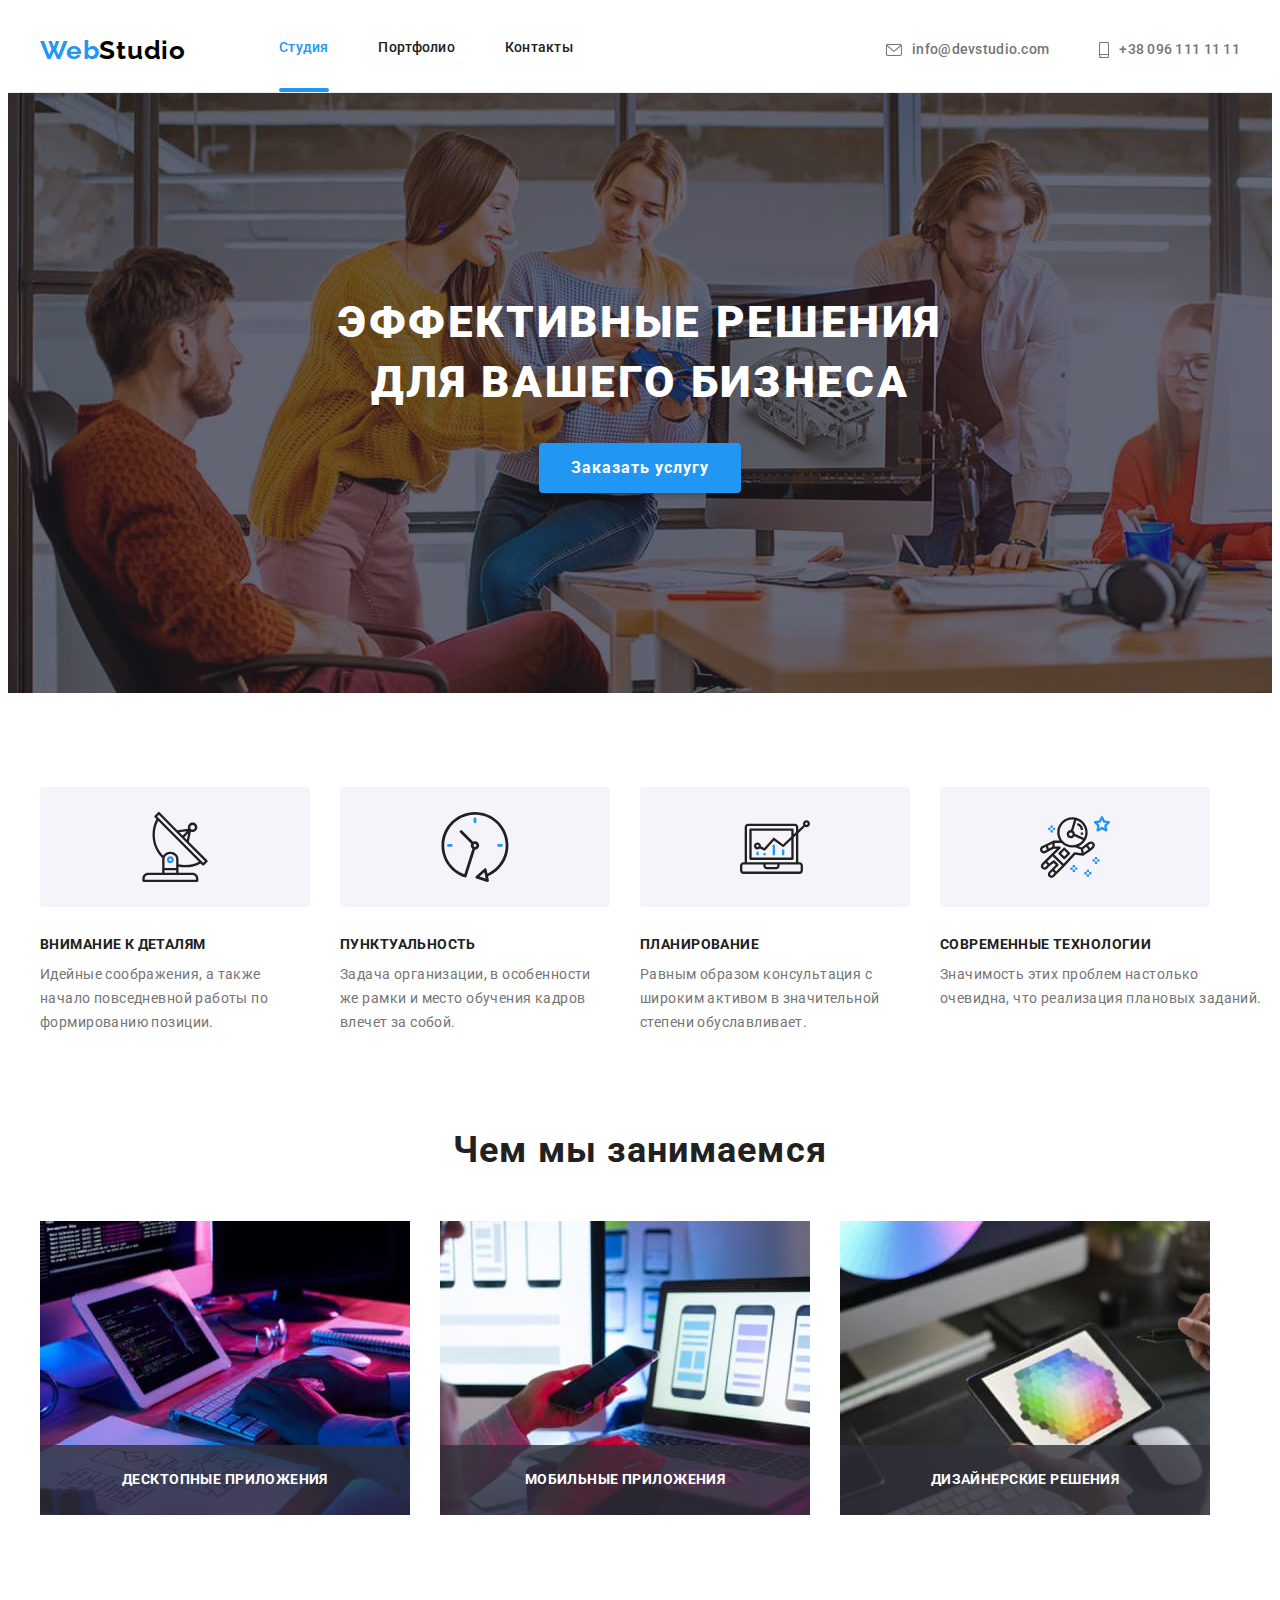
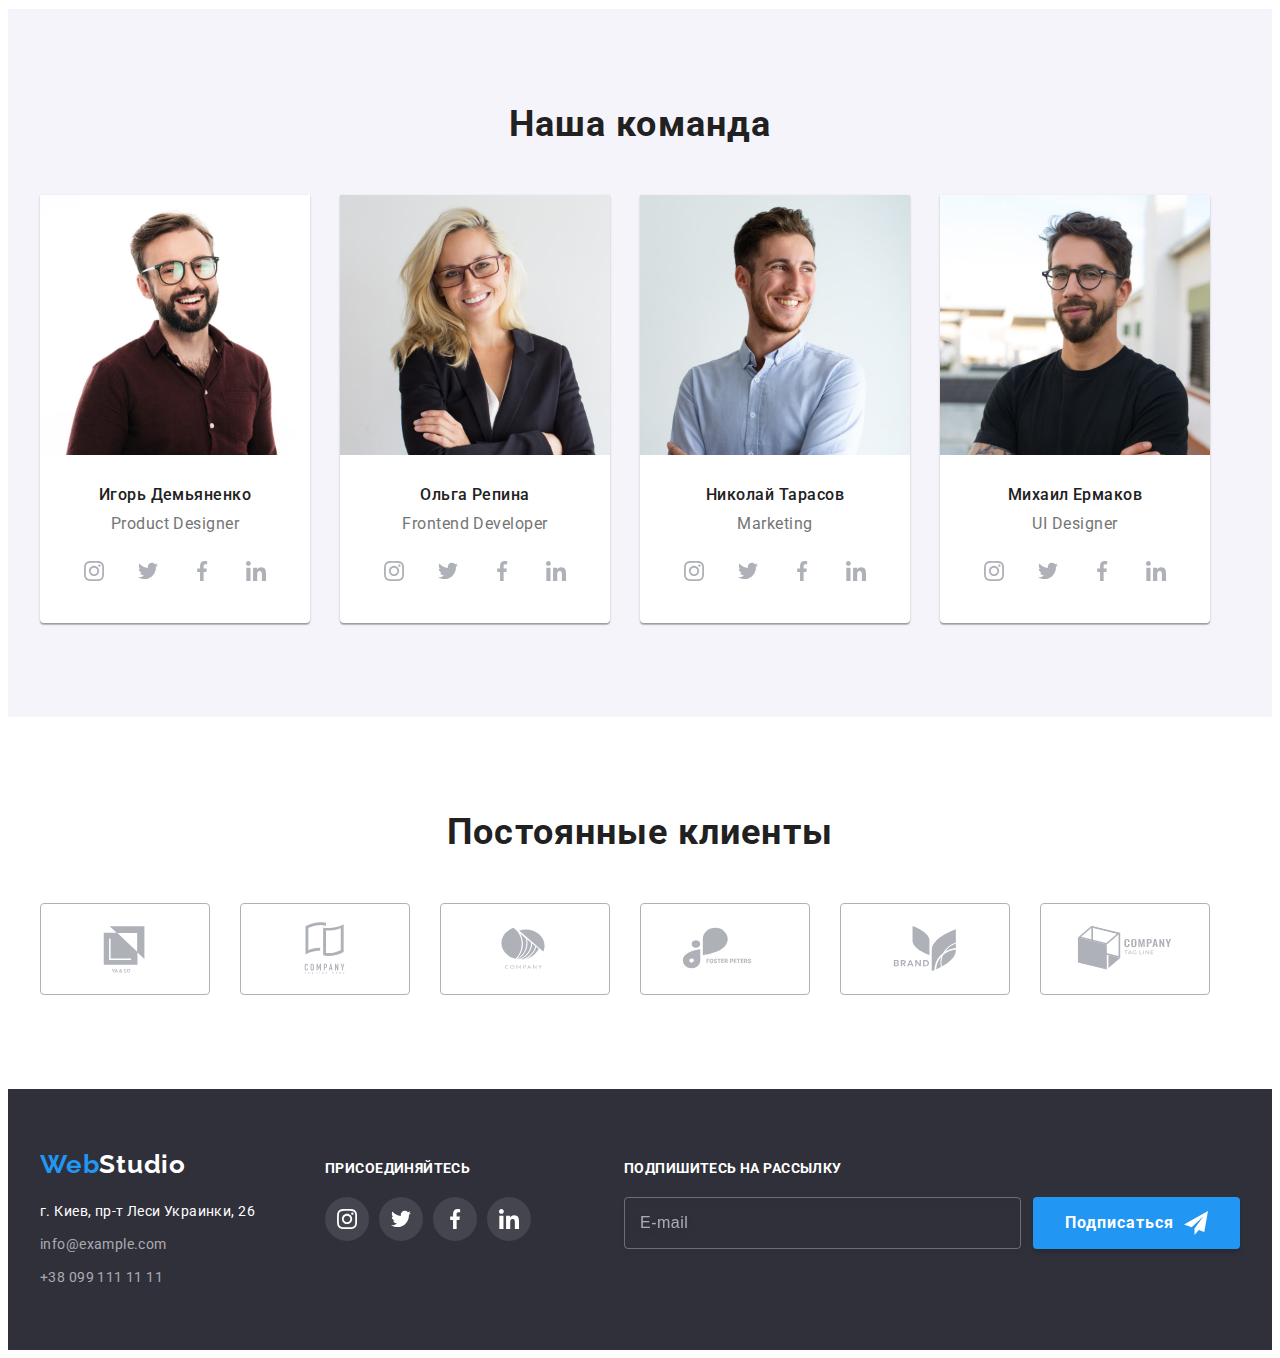
<file: index.html>
<!DOCTYPE html>
<html lang="ru">
  <head>
    <meta charset="UTF-8" />
    <meta http-equiv="X-UA-Compatible" content="IE=edge" />
    <meta name="viewport" content="width=device-width, initial-scale=1.0" />
    <title>WebStudio</title>
    <link rel="preconnect" href="https://fonts.gstatic.com" />
    <link
      href="https://fonts.googleapis.com/css2?family=Raleway:wght@700&family=Roboto:wght@400;500;700;900&display=swap"
      rel="stylesheet"
    />
    <link
      rel="stylesheet"
      href="https://cdnjs.cloudflare.com/ajax/libs/modern-normalize/1.1.0/modern-normalize.min.css"
      integrity="sha512-wpPYUAdjBVSE4KJnH1VR1HeZfpl1ub8YT/NKx4PuQ5NmX2tKuGu6U/JRp5y+Y8XG2tV+wKQpNHVUX03MfMFn9Q=="
      crossorigin="anonymous"
      referrerpolicy="no-referrer"
    />
    <link rel="stylesheet" href="./css/main.min.css" />
  </head>

  <body>
    <!-- шапка -->
    <header class="header">
      <div class="container">
        <nav class="navigation">
          <a href="./index.html" class="logo link">
            <span class="logo__start">Web</span>Studio
          </a>

          <ul class="menu list">
            <li class="menu__item menu__item--current">
              <a href="./index.html" class="menu__link menu__link--current link"
                >Студия</a
              >
            </li>
            <li class="menu__item">
              <a href="./portfolio.html" class="menu__link link"
                >Портфолио</a
              >
            </li>
            <li class="menu__item">
              <a href="" class="menu__link link">Контакты</a>
            </li>
          </ul>
        </nav>
        <ul class="contacts list">
          <li class="contacts__item">
            <a href="mailto:info@devstudio.com" class="contacts__link link">
              <svg class="contacts__icon contacts__icon--mail">
                <use href="./images/icons.svg#icon-envelope"></use>
              </svg>
              info@devstudio.com</a
            >
          </li>
          <li class="contacts__item">
            <a href="tel:+380961111111" class="contacts__link link">
              <svg class="contacts__icon contacts__icon--tel">
                <use href="./images/icons.svg#icon-smartphone"></use>
              </svg>
              +38 096 111 11 11</a
            >
          </li>
        </ul>
      </div>
    </header>
    <!-- Main -->
    <main class="main-index">
      <!-- герой -->
      <div class="hero--overlay">
        <section class="hero">
          <h1 class="hero__title">
            Эффективные решения <br />
            для вашего бизнеса
          </h1>
          <button type="button" class="button" data-modal-open>
            Заказать услугу
          </button>
        </section>
      </div>
      <!-- Наши преимущества -->
      <section class="advantages section">
        <div class="container">
          <h2 class="advantages__title visually-hidden">Наши преимущества</h2>
          <ul class="advantages__list list">
            <li class="advantages__item">
              <div class="advantages__image">
                <svg class="advantages__icon">
                  <use href="./images/icons.svg#icon-antenna"></use>
                </svg>
              </div>
              <h3 class="advantages__caption">Внимание к деталям</h3>
              <p class="advantages__text">
                Идейные соображения, а также начало повседневной работы по
                формированию позиции.
              </p>
            </li>
            <li class="advantages__item">
              <div class="advantages__image">
                <svg class="advantages__icon">
                  <use href="./images/icons.svg#icon-clock"></use>
                </svg>
              </div>
              <h3 class="advantages__caption">Пунктуальность</h3>
              <p class="advantages__text">
                Задача организации, в особенности же рамки и место обучения
                кадров влечет за собой.
              </p>
            </li>
            <li class="advantages__item">
              <div class="advantages__image">
                <svg class="advantages__icon">
                  <use href="./images/icons.svg#icon-diagram"></use>
                </svg>
              </div>
              <h3 class="advantages__caption">Планирование</h3>
              <p class="advantages__text">
                Равным образом консультация с широким активом в значительной
                степени обуславливает.
              </p>
            </li>
            <li class="advantages-list-item">
              <div class="advantages__image">
                <svg class="advantages__icon">
                  <use href="./images/icons.svg#icon-astronaut"></use>
                </svg>
              </div>
              <h3 class="advantages__caption">
                Современные технологии
              </h3>
              <p class="advantages__text">
                Значимость этих проблем настолько очевидна, что реализация
                плановых заданий.
              </p>
            </li>
          </ul>
        </div>
      </section>
      <!-- чем мы занимаемся -->
      <section class="business section">
        <div class="container">
          <h2 class="business__title">Чем мы занимаемся</h2>
          <ul class="business__list list">
            <li class="business__item">
              <img
                src="./images/box-1.jpg"
                alt="сайты для ПК"
                width="370"
                height="294"
              />
              <p class="business__text">Десктопные приложения</p>
            </li>
            <li class="business__item">
              <img
                src="./images/box-2.jpg"
                alt="сайты для телефонов"
                width="370"
                height="294"
              />
              <p class="business__text">Мобильные приложения</p>
            </li>
            <li class="business__item">
              <img
                src="./images/box-3.jpg"
                alt="сайты для планшетов"
                width="370"
                height="294"
              />
              <p class="business__text">Дизайнерские решения</p>
            </li>
          </ul>
        </div>
      </section>
      <!-- наша команда -->
      <section class="team section">
        <div class="container">
          <h2 class="team__title">Наша команда</h2>
          <ul class="team__list list">
            <li class="team__item">
              <img
                src="./images/igor-d.jpg"
                alt="Игорь Демьяненко"
                width="270"
                height="260"
              />
              <div class="team__block">
                <h3 class="team__caption">Игорь Демьяненко</h3>
                <p class="team__text">Product Designer</p>
                <ul class="network__list list">
                  <li class="network__item">
                    <a class="network__link social-link" href="">
                      <svg class="social-icon">
                        <use href="./images/icons.svg#icon-instagram"></use>
                      </svg>
                    </a>
                  </li>
                  <li class="network__item">
                    <a class="network__link social-link" href="">
                      <svg class="social-icon">
                        <use href="./images/icons.svg#icon-twitter"></use>
                      </svg>
                    </a>
                  </li>
                  <li class="network__item">
                    <a class="network__link social-link" href="">
                      <svg class="social-icon">
                        <use href="./images/icons.svg#icon-facebook"></use>
                      </svg>
                    </a>
                  </li>
                  <li class="network__item">
                    <a class="network__link social-link" href="">
                      <svg class="social-icon">
                        <use href="./images/icons.svg#icon-linkedin"></use>
                      </svg>
                    </a>
                  </li>
                </ul>
              </div>
            </li>
            <li class="team__item">
              <img
                src="./images/olha-r.jpg"
                alt="Ольга Репина"
                width="270"
                height="260"
              />
              <div class="team__block">
                <h3 class="team__caption">Ольга Репина</h3>
                <p class="team__text">Frontend Developer</p>
                <ul class="network__list list">
                  <li class="network__item">
                    <a class="network__link social-link" href="">
                      <svg class="social-icon">
                        <use href="./images/icons.svg#icon-instagram"></use>
                      </svg>
                    </a>
                  </li>
                  <li class="network__item">
                    <a class="network__link social-link" href="">
                      <svg class="social-icon">
                        <use href="./images/icons.svg#icon-twitter"></use>
                      </svg>
                    </a>
                  </li>
                  <li class="network__item">
                    <a class="network__link social-link" href="">
                      <svg class="social-icon">
                        <use href="./images/icons.svg#icon-facebook"></use>
                      </svg>
                    </a>
                  </li>
                  <li class="network__item">
                    <a class="network__link social-link" href="">
                      <svg class="social-icon">
                        <use href="./images/icons.svg#icon-linkedin"></use>
                      </svg>
                    </a>
                  </li>
                </ul>
              </div>
            </li>
            <li class="team__item">
              <img
                src="./images/nikolay-t.jpg"
                alt="Николай Тарасов"
                width="270"
                height="260"
              />
              <div class="team__block">
                <h3 class="team__caption">Николай Тарасов</h3>
                <p class="team__text">Marketing</p>
                <ul class="network__list list">
                  <li class="network__item">
                    <a class="network__link social-link" href="">
                      <svg class="social-icon">
                        <use href="./images/icons.svg#icon-instagram"></use>
                      </svg>
                    </a>
                  </li>
                  <li class="network__item">
                    <a class="network__link social-link" href="">
                      <svg class="social-icon">
                        <use href="./images/icons.svg#icon-twitter"></use>
                      </svg>
                    </a>
                  </li>
                  <li class="network__item">
                    <a class="network__link social-link" href="">
                      <svg class="social-icon">
                        <use href="./images/icons.svg#icon-facebook"></use>
                      </svg>
                    </a>
                  </li>
                  <li class="network__item">
                    <a class="network__link social-link" href="">
                      <svg class="social-icon">
                        <use href="./images/icons.svg#icon-linkedin"></use>
                      </svg>
                    </a>
                  </li>
                </ul>
              </div>
            </li>
            <li class="team__item">
              <img
                src="./images/mikhail-e.jpg"
                alt="Игорь Демьяненко"
                width="270"
                height="260"
              />
              <div class="team__block">
                <h3 class="team__caption">Михаил Ермаков</h3>
                <p class="team__text">UI Designer</p>
                <ul class="network__list list">
                  <li class="network__item">
                    <a class="network__link social-link" href="">
                      <svg class="social-icon">
                        <use href="./images/icons.svg#icon-instagram"></use>
                      </svg>
                    </a>
                  </li>
                  <li class="network__item">
                    <a class="network__link social-link" href="">
                      <svg class="social-icon">
                        <use href="./images/icons.svg#icon-twitter"></use>
                      </svg>
                    </a>
                  </li>
                  <li class="network__item">
                    <a class="network__link social-link" href="">
                      <svg class="social-icon">
                        <use href="./images/icons.svg#icon-facebook"></use>
                      </svg>
                    </a>
                  </li>
                  <li class="network__item">
                    <a class="network__link social-link" href="">
                      <svg class="social-icon">
                        <use href="./images/icons.svg#icon-linkedin"></use>
                      </svg>
                    </a>
                  </li>
                </ul>
              </div>
            </li>
          </ul>
        </div>
      </section>
      <!-- постоянные клиенты -->
      <section class="clients section">
        <div class="container">
          <h2 class="clients__title">Постоянные клиенты</h2>
          <ul class="clients__list list">
            <li class="clients__item">
              <a class="clients__link" href="">
                <svg class="clients__icon">
                  <use href="./images/icons.svg#icon-client1"></use>
                </svg>
              </a>
            </li>
            <li class="clients__item">
              <a class="clients__link" href="">
                <svg class="clients__icon">
                  <use href="./images/icons.svg#icon-client2"></use>
                </svg>
              </a>
            </li>
            <li class="clients__item">
              <a class="clients__link" href="">
                <svg class="clients__icon">
                  <use href="./images/icons.svg#icon-client3"></use>
                </svg>
              </a>
            </li>
            <li class="clients__item">
              <a class="clients__link" href="">
                <svg class="clients__icon">
                  <use href="./images/icons.svg#icon-client4"></use>
                </svg>
              </a>
            </li>
            <li class="clients__item">
              <a class="clients__link" href="">
                <svg class="clients__icon">
                  <use href="./images/icons.svg#icon-client5"></use>
                </svg>
              </a>
            </li>
            <li class="clients__item">
              <a class="clients__link" href="">
                <svg class="clients__icon">
                  <use href="./images/icons.svg#icon-client6"></use>
                </svg>
              </a>
            </li>
          </ul>
        </div>
      </section>
    </main>
    <!-- Футер -->
    <footer class="footer">
      <div class="container footer__section">
        <div class="address__column">
          <a href="/index.html" class="logo--dark address__logo link">
            <span class="logo__start">Web</span>Studio
          </a>
          <address class="address">
            <ul class="address__list list">
              <li class="address__item">
                <a
                  href="https://goo.gl/maps/YyJ7v4X7RphrhaucA"
                  target="_blank"
                  class="address__link address__link--map link"
                  >г. Киев, пр-т Леси Украинки, 26</a
                >
              </li>
              <li class="address__item">
                <a
                  href="mailto:info@example.com"
                  class="address__link link"
                  >info@example.com</a
                >
              </li>
              <li class="address__item">
                <a href="tel:+380991111111" class="address__link link"
                  >+38 099 111 11 11</a
                >
              </li>
            </ul>
          </address>
        </div>
        <div class="follow__column">
          <strong class="footer__caption">присоединяйтесь </strong>
          <ul class="follow__list list">
            <li class="follow__item">
              <a href="" class="follow__social-link social-link">
                <svg class="social-icon">
                  <use href="./images/icons.svg#icon-instagram"></use>
                </svg>
              </a>
            </li>
            <li class="follow__item">
              <a href="" class="follow__social-link social-link">
                <svg class="social-icon">
                  <use href="./images/icons.svg#icon-twitter"></use>
                </svg>
              </a>
            </li>
            <li class="follow__item">
              <a href="" class="follow__social-link social-link">
                <svg class="social-icon">
                  <use href="./images/icons.svg#icon-facebook"></use>
                </svg>
              </a>
            </li>
            <li class="follow__item">
              <a href="" class="follow__social-link social-link">
                <svg class="social-icon">
                  <use href="./images/icons.svg#icon-linkedin"></use>
                </svg>
              </a>
            </li>
          </ul>
        </div>

        <form class="form__column">
          <strong class="footer__caption">Подпишитесь на рассылку </strong>
          <div class="subscribe__wrap">
            <input
              type="email"
              name="footer-email"
              placeholder="E-mail"
              required
              minlength="2"
            />
            <button type="submit" class="subscribe__btn button">
              Подписаться
              <svg class="subscribe__image">
                <use href="./images/icons.svg#icon-send"></use>
              </svg>
            </button>
          </div>
        </form>
      </div>
    </footer>
    <!-- модалка -->
    <div class="backdrop is-hidden" data-modal>
      <div class="modal">
        <button type="button" class="btn-close" data-modal-close>
          <svg class="btn-close-img">
            <use href="./images/icons.svg#icon-close"></use>
          </svg>
        </button>
        <form class="modal__form">
          <strong class="modal__caption"
            >Оставьте свои данные, мы вам перезвоним
          </strong>
          <div class="modal__wrap">
            <label for="name">Имя</label>
            <div class="modal__input-container">
              <input
                name="modal-name"
                type="text"
                id="name"
                required
                minlength="2"
                placeholder=" "
              />
              <svg class="modal__img">
                <use href="./images/icons.svg#icon-modal-person"></use>
              </svg>
            </div>
          </div>
          <div class="modal__wrap">
            <label for="phone">Телефон</label>
            <div class="modal__input-container">
              <input
                name="modal-tel"
                type="tel"
                id="phone"
                required
                minlength="2"
                placeholder=" "
              />
              <svg class="modal__img">
                <use href="./images/icons.svg#icon-modal-tel"></use>
              </svg>
            </div>
          </div>
          <div class="modal__wrap">
            <label for="modal-email">Почта</label>
            <div class="modal__input-container">
              <input
                name="modal-mail"
                type="email"
                id="modal-email"
                required
                minlength="2"
                placeholder=" "
              />
              <svg class="modal__img">
                <use href="./images/icons.svg#icon-modal-email"></use>
              </svg>
            </div>
          </div>
          <div class="modal__wrap-comment modal__wrap">
            <label for="comment">Комментарий</label>
            <textarea
              name="modal-comment"
              name=""
              id="comment"
              placeholder="Введите текст"
            ></textarea>
          </div>
          <div class="check">
            <input
              class="visually-hidden"
              name="modal-agreement"
              type="checkbox"
              id="modal-check"
              value="agree"
              required
            />
            <label class="check__label" for="modal-check"
              >Соглашаюсь с рассылкой и принимаю&nbsp;
              <a class="check__link" href="">Условия договора</a>
            </label>
          </div>
          <button type="submit" class="modal__btn button">Отправить</button>
        </form>
      </div>
    </div>

    <script src="./js/modal.js"></script>
  </body>
</html>
</file>
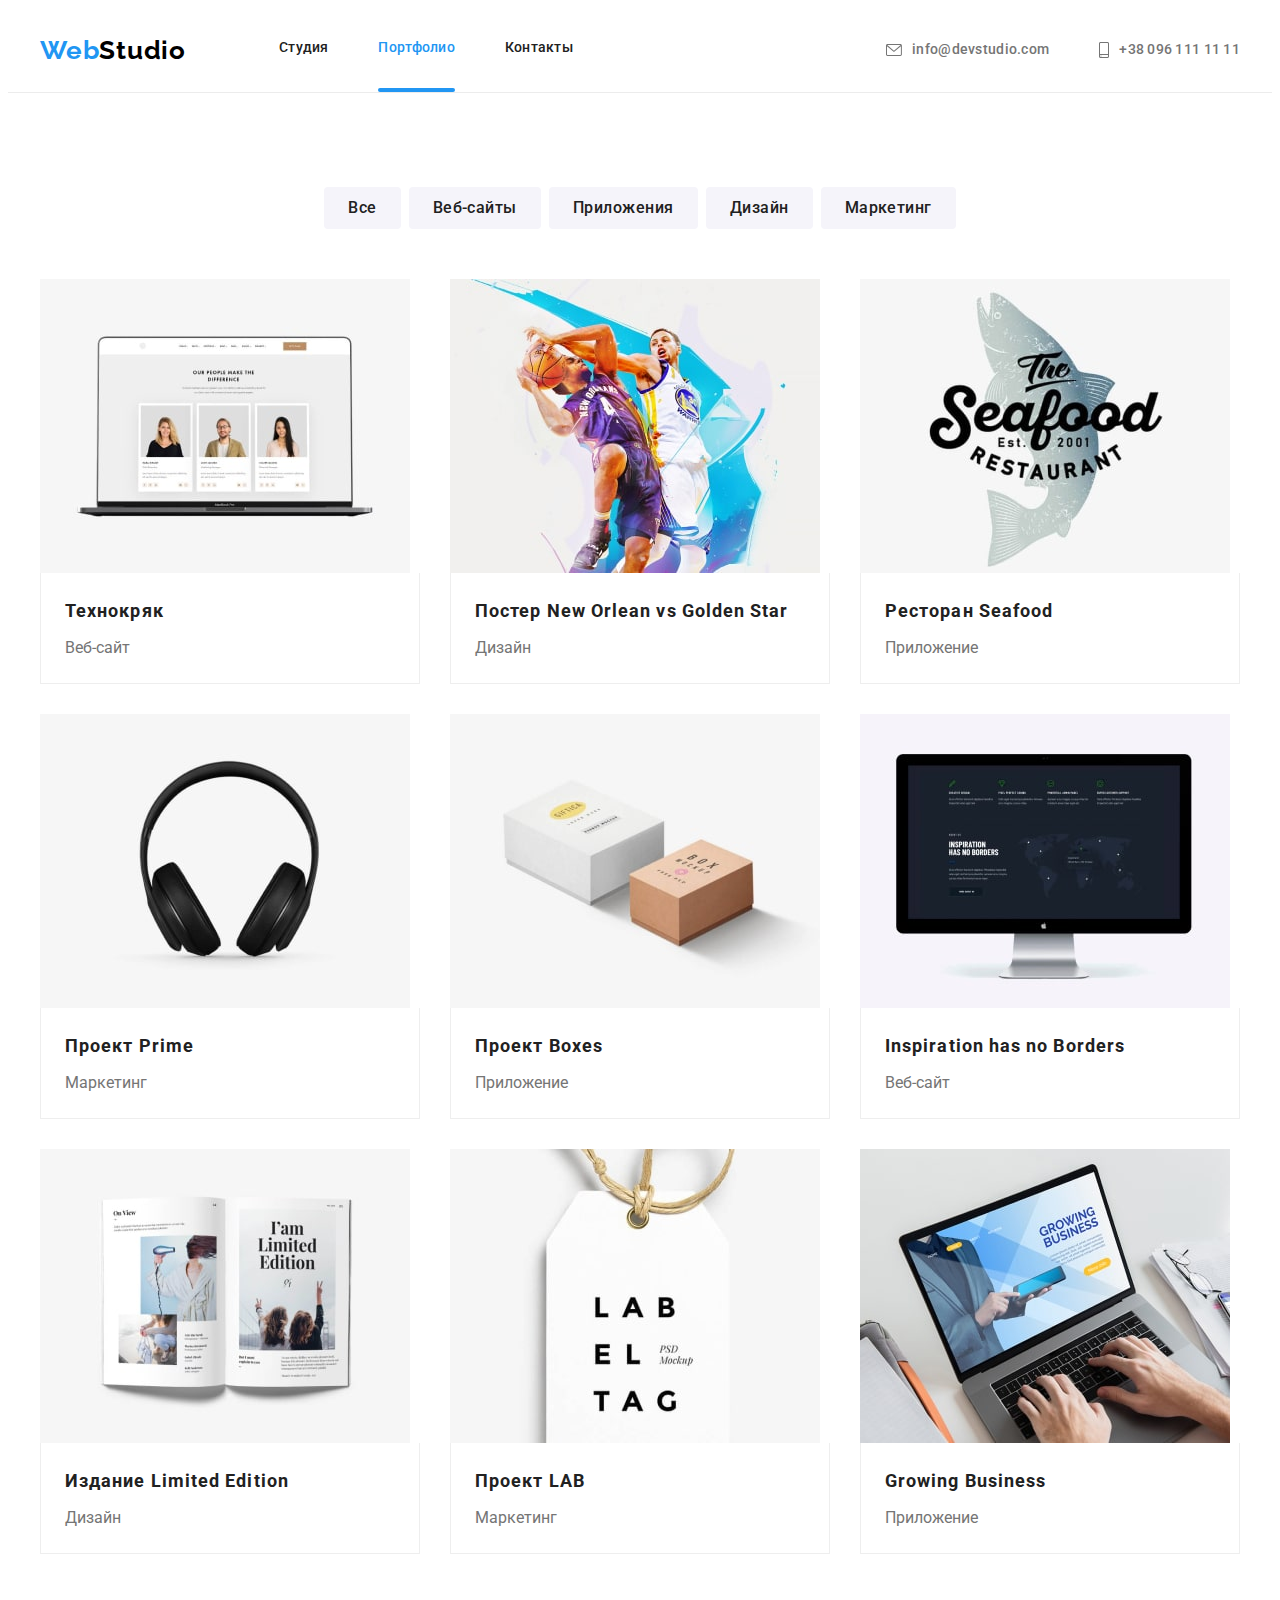
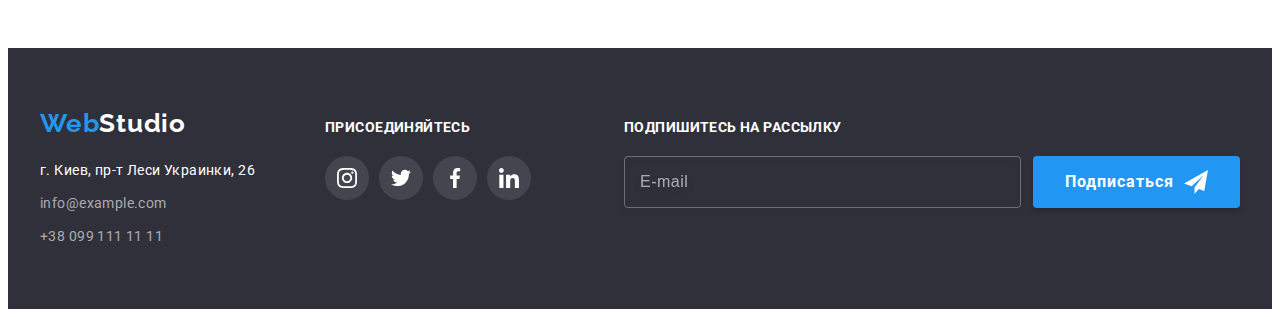
<file: portfolio.html>
<!DOCTYPE html>
<html lang="ru">
  <head>
    <meta charset="UTF-8" />
    <meta http-equiv="X-UA-Compatible" content="IE=edge" />
    <meta name="viewport" content="width=device-width, initial-scale=1.0" />
    <title>Document</title>
    <link rel="preconnect" href="https://fonts.gstatic.com" />
    <link
      href="https://fonts.googleapis.com/css2?family=Raleway:wght@700&family=Roboto:wght@400;500;700;900&display=swap"
      rel="stylesheet"
    />
    <link
      rel="stylesheet"
      href="https://cdnjs.cloudflare.com/ajax/libs/modern-normalize/1.1.0/modern-normalize.min.css"
      integrity="sha512-wpPYUAdjBVSE4KJnH1VR1HeZfpl1ub8YT/NKx4PuQ5NmX2tKuGu6U/JRp5y+Y8XG2tV+wKQpNHVUX03MfMFn9Q=="
      crossorigin="anonymous"
      referrerpolicy="no-referrer"
    />
    <link rel="stylesheet" href="./css/main.min.css" />
  </head>

  <body>
    <!-- шапка -->
    <header class="header">
      <div class="container">
        <nav class="navigation">
          <a href="./index.html" class="logo link">
            <span class="logo__start">Web</span>Studio
          </a>
    
          <ul class="menu list">
            <li class="menu__item ">
              <a href="./index.html" class="menu__link link">Студия</a>
            </li>
            <li class="menu__item menu__item--current">
              <a href="./portfolio.html" class="menu__link menu__link--current link">Портфолио</a>
            </li>
            <li class="menu__item">
              <a href="" class="menu__link link">Контакты</a>
            </li>
          </ul>
        </nav>
        <ul class="contacts list">
          <li class="contacts__item">
            <a href="mailto:info@devstudio.com" class="contacts__link link">
              <svg class="contacts__icon contacts__icon--mail">
                <use href="./images/icons.svg#icon-envelope"></use>
              </svg>
              info@devstudio.com</a>
          </li>
          <li class="contacts__item">
            <a href="tel:+380961111111" class="contacts__link link">
              <svg class="contacts__icon contacts__icon--tel">
                <use href="./images/icons.svg#icon-smartphone"></use>
              </svg>
              +38 096 111 11 11</a>
          </li>
        </ul>
      </div>
    </header>

    <!-- main -->
    <main class="portfolio">
      <section class="portfolio-section section">
        <div class="container">
          <h1 class="portfolio-title visually-hidden">Портфолио</h1>
          <!-- фильтр -->
          <ul class="filter-list list">
            <li class="filter-list-item">
              <button type="button" class="filter-list-button">Все</button>
            </li>
            <li class="filter-list-item">
              <button type="button" class="filter-list-button">
                Веб-сайты
              </button>
            </li>
            <li class="filter-list-item">
              <button type="button" class="filter-list-button">
                Приложения
              </button>
            </li>
            <li class="filter-list-item">
              <button type="button" class="filter-list-button">Дизайн</button>
            </li>
            <li class="filter-list-item">
              <button type="button" class="filter-list-button">
                Маркетинг
              </button>
            </li>
          </ul>
          <!-- примеры работ -->
          <ul class="examples-list list">
            <li class="examples-list-item">
              <a href="" class="examples-list-item-link link">
                <div class="examples-img">
                  <img
                    src="./images/tekhnokr.jpg"
                    alt="пример web-сайта"
                    width="370"
                    height="294"
                  />
                  <p class="examples-overlay">
                    Технокряк это современная площадка распространения
                    коронавируса. Компании используют эту платформу для
                    цифрового шпионажа и атак на защищённые сервера конкурентов.
                  </p>
                </div>
                <div class="examples-list-item-block">
                  <h2 class="examples-list-item-caption">Технокряк</h2>
                  <p class="examples-list-item-desc">Веб-сайт</p>
                </div>
              </a>
            </li>
            <li class="examples-list-item">
              <a href="" class="examples-list-item-link link">
                <div class="examples-img">
                  <img
                    src="./images/bascet.jpg"
                    alt="пример постера"
                    width="370"
                    height="294"
                  />
                  <p class="examples-overlay">
                    Технокряк это современная площадка распространения
                    коронавируса. Компании используют эту платформу для
                    цифрового шпионажа и атак на защищённые сервера конкурентов.
                  </p>
                </div>
                <div class="examples-list-item-block">
                  <h2 class="examples-list-item-caption">
                    Постер New Orlean vs Golden Star
                  </h2>
                  <p class="examples-list-item-desc">Дизайн</p>
                </div>
              </a>
            </li>
            <li class="examples-list-item">
              <a href="" class="examples-list-item-link link">
                <div class="examples-img">
                  <img
                    src="./images/seafood.jpg"
                    alt="пример приложения"
                    width="370"
                    height="294"
                  />
                  <p class="examples-overlay">
                    Технокряк это современная площадка распространения
                    коронавируса. Компании используют эту платформу для
                    цифрового шпионажа и атак на защищённые сервера конкурентов.
                  </p>
                </div>
                <div class="examples-list-item-block">
                  <h2 class="examples-list-item-caption">Ресторан Seafood</h2>
                  <p class="examples-list-item-desc">Приложение</p>
                </div>
              </a>
            </li>
            <li class="examples-list-item">
              <a href="" class="examples-list-item-link link">
                <div class="examples-img">
                  <img
                    src="./images/sound.jpg"
                    alt="пример маркетинга"
                    width="370"
                    height="294"
                  />
                  <p class="examples-overlay">
                    Технокряк это современная площадка распространения
                    коронавируса. Компании используют эту платформу для
                    цифрового шпионажа и атак на защищённые сервера конкурентов.
                  </p>
                </div>
                <div class="examples-list-item-block">
                  <h2 class="examples-list-item-caption">Проект Prime</h2>
                  <p class="examples-list-item-desc">Маркетинг</p>
                </div>
              </a>
            </li>
            <li class="examples-list-item">
              <a href="" class="examples-list-item-link link">
                <div class="examples-img">
                  <img
                    src="./images/box.jpg"
                    alt="пример приложения"
                    width="370"
                    height="294"
                  />
                  <p class="examples-overlay">
                    Технокряк это современная площадка распространения
                    коронавируса. Компании используют эту платформу для
                    цифрового шпионажа и атак на защищённые сервера конкурентов.
                  </p>
                </div>
                <div class="examples-list-item-block">
                  <h2 class="examples-list-item-caption">Проект Boxes</h2>
                  <p class="examples-list-item-desc">Приложение</p>
                </div>
              </a>
            </li>
            <li class="examples-list-item">
              <a href="" class="examples-list-item-link link">
                <div class="examples-img">
                  <img
                    src="./images/monitor.jpg"
                    alt="пример web-сайта"
                    width="370"
                    height="294"
                  />
                  <p class="examples-overlay">
                    Технокряк это современная площадка распространения
                    коронавируса. Компании используют эту платформу для
                    цифрового шпионажа и атак на защищённые сервера конкурентов.
                  </p>
                </div>
                <div class="examples-list-item-block">
                  <h2 class="examples-list-item-caption">
                    Inspiration has no Borders
                  </h2>
                  <p class="examples-list-item-desc">Веб-сайт</p>
                </div>
              </a>
            </li>
            <li class="examples-list-item">
              <a href="" class="examples-list-item-link link">
                <div class="examples-img">
                  <img
                    src="./images/journal.jpg"
                    alt="пример книги"
                    width="370"
                    height="294"
                  />
                  <p class="examples-overlay">
                    Технокряк это современная площадка распространения
                    коронавируса. Компании используют эту платформу для
                    цифрового шпионажа и атак на защищённые сервера конкурентов.
                  </p>
                </div>
                <div class="examples-list-item-block">
                  <h2 class="examples-list-item-caption">
                    Издание Limited Edition
                  </h2>
                  <p class="examples-list-item-desc">Дизайн</p>
                </div>
              </a>
            </li>
            <li class="examples-list-item">
              <a href="" class="examples-list-item-link link">
                <div class="examples-img">
                  <img
                    src="./images/label.jpg"
                    alt="пример маркетинга"
                    width="370"
                    height="294"
                  />
                  <p class="examples-overlay">
                    Технокряк это современная площадка распространения
                    коронавируса. Компании используют эту платформу для
                    цифрового шпионажа и атак на защищённые сервера конкурентов.
                  </p>
                </div>
                <div class="examples-list-item-block">
                  <h2 class="examples-list-item-caption">Проект LAB</h2>
                  <p class="examples-list-item-desc">Маркетинг</p>
                </div>
              </a>
            </li>
            <li class="examples-list-item">
              <a href="" class="examples-list-item-link link">
                <div class="examples-img">
                  <img
                    src="./images/notebook.jpg"
                    alt="пример приложения"
                    width="370"
                    height="294"
                  />
                  <p class="examples-overlay">
                    Технокряк это современная площадка распространения
                    коронавируса. Компании используют эту платформу для
                    цифрового шпионажа и атак на защищённые сервера конкурентов.
                  </p>
                </div>
                <div class="examples-list-item-block">
                  <h2 class="examples-list-item-caption">Growing Business</h2>
                  <p class="examples-list-item-desc">Приложение</p>
                </div>
              </a>
            </li>
          </ul>
        </div>
      </section>
    </main>

    <!-- Футер -->
    <footer class="footer">
      <div class="container footer__section">
        <div class="address__column">
          <a href="/index.html" class="logo--dark address__logo link">
            <span class="logo__start">Web</span>Studio
          </a>
          <address class="address">
            <ul class="address__list list">
              <li class="address__item">
                <a href="https://goo.gl/maps/YyJ7v4X7RphrhaucA" target="_blank"
                  class="address__link address__link--map link">г. Киев, пр-т Леси Украинки, 26</a>
              </li>
              <li class="address__item">
                <a href="mailto:info@example.com" class="address__link link">info@example.com</a>
              </li>
              <li class="address__item">
                <a href="tel:+380991111111" class="address__link link">+38 099 111 11 11</a>
              </li>
            </ul>
          </address>
        </div>
        <div class="follow__column">
          <strong class="footer__caption">присоединяйтесь </strong>
          <ul class="follow__list list">
            <li class="follow__item">
              <a href="" class="follow__social-link social-link">
                <svg class="social-icon">
                  <use href="./images/icons.svg#icon-instagram"></use>
                </svg>
              </a>
            </li>
            <li class="follow__item">
              <a href="" class="follow__social-link social-link">
                <svg class="social-icon">
                  <use href="./images/icons.svg#icon-twitter"></use>
                </svg>
              </a>
            </li>
            <li class="follow__item">
              <a href="" class="follow__social-link social-link">
                <svg class="social-icon">
                  <use href="./images/icons.svg#icon-facebook"></use>
                </svg>
              </a>
            </li>
            <li class="follow__item">
              <a href="" class="follow__social-link social-link">
                <svg class="social-icon">
                  <use href="./images/icons.svg#icon-linkedin"></use>
                </svg>
              </a>
            </li>
          </ul>
        </div>
    
        <form class="form__column">
          <strong class="footer__caption">Подпишитесь на рассылку </strong>
          <div class="subscribe__wrap">
            <input type="email" name="footer-email" placeholder="E-mail" required minlength="2" />
            <button type="submit" class="subscribe__btn button">
              Подписаться
              <svg class="subscribe__image">
                <use href="./images/icons.svg#icon-send"></use>
              </svg>
            </button>
          </div>
        </form>
      </div>
    </footer>
  </body>
</html>
</file>
<file: css/main.min.css>
:root{--primary-white-color: #ffffff;--primary-text-color: #757575;--title-text-color: #212121;--accent-color: #2196f3;--logo-black-color: #000000;--section-grey-color: #f5f4fa;--footer-color: #2f303a;--icons-grey-color: #afb1b8;--main-font: Roboto, sans-serif;--secondary-font: Raleway, sans-serif}.visually-hidden{position:absolute !important;clip:rect(1px 1px 1px 1px);clip:rect(1px, 1px, 1px, 1px);padding:0 !important;border:0 !important;height:1px !important;width:1px !important;overflow:hidden}body{font-family:var(--main-font);background-color:var(--primary-white-color);color:var(--primary-text-color)}h1,h2,h3,h4,h5,h6,p{margin-top:0;margin-bottom:0}ol,ul{margin-top:0;margin-bottom:0;padding-left:0}img{display:block}textarea{resize:none}.list{list-style:none;margin:0;padding:0}.link{text-decoration:none}.section{padding-top:94px;padding-bottom:94px}.container{width:1200px;padding-left:15px;padding-right:15px;margin-left:auto;margin-right:auto;outline:1px solid none}.backdrop{position:fixed;top:0;left:0;width:100vw;height:100vh;transform:scale(1);background-color:rgba(0,0,0,0.2);transition-property:opacity,transform;transition-duration:250ms;transition-timing-function:cubic-bezier(0.4, 0, 0.2, 1)}.modal{position:absolute;top:50%;left:50%;transform:translate(-50%, -50%);padding:40px;background-color:var(--primary-white-color);box-shadow:0px 1px 3px rgba(0,0,0,0.12),0px 1px 1px rgba(0,0,0,0.14),0px 2px 1px rgba(0,0,0,0.2);border-radius:4px}.btn-close{position:absolute;top:8px;right:8px;display:flex;justify-content:center;align-items:center;width:30px;height:30px;padding:0;background-color:transparent;border:1px solid rgba(0,0,0,0.1);border-radius:50%;cursor:pointer;transition-property:fill;transition-duration:250ms;transition-timing-function:cubic-bezier(0.4, 0, 0.2, 1)}.btn-close:hover,.btn-close:focus{fill:var(--accent-color)}.btn-close-img{width:18px;height:18px}.is-hidden{opacity:0;visibility:hidden;pointer-events:none;transform:scale(0)}.modal__caption{display:inline-block;margin-bottom:12px;font-weight:700;font-size:20px;line-height:1.15;text-align:center;letter-spacing:0.03em;color:var(--title-text-color)}.modal__wrap{margin-bottom:10px}.modal__wrap label{display:inline-block;margin-bottom:4px;font-weight:400;font-size:12px;line-height:1.17;letter-spacing:0.01em;color:var(--primary-text-color)}.modal__input-container{position:relative}.modal__wrap input{width:100%;height:40px;padding:11px 12px 11px 42px;border:1px solid rgba(33,33,33,0.2);box-sizing:border-box;border-radius:4px}.modal__wrap input:focus{outline:none;border-color:var(--accent-color)}.modal__img{position:absolute;top:50%;left:12px;transform:translateY(-50%);width:18px;height:18px;transition-property:fill;transition-duration:250ms;transition-timing-function:cubic-bezier(0.4, 0, 0.2, 1)}.modal__wrap input:focus+.modal__img{fill:var(--accent-color)}.modal__wrap-comment{display:flex;flex-direction:column;align-items:flex-start;margin-bottom:20px}.modal__wrap-comment textarea{height:120px;width:100%;padding:12px 16px;border:1px solid rgba(33,33,33,0.2);box-sizing:border-box;border-radius:4px}.modal__wrap-comment textarea:focus{outline:none;border-color:var(--accent-color)}.modal__wrap-comment textarea::placeholder{font-weight:400;font-size:12px;line-height:1.17;letter-spacing:0.01em;color:rgba(117,117,117,0.5)}.check{margin-bottom:30px}.check__label{display:flex;justify-content:center;align-items:center;font-weight:400;font-size:14px;line-height:1.71;letter-spacing:0.03em;color:var(--primary-text-color)}.check__label::before{content:"";display:block;margin-right:8px;width:16px;height:15px;background-image:url(../images/non-check.svg);cursor:pointer}.check input:checked+.check__label::before{background-image:url(../images/icon-check.svg)}.check input:focus+.check__label::before{outline:2px solid rgba(0,0,255,0.5)}.check__link{font-weight:400;font-size:14px;line-height:1.71px;letter-spacing:0.03em;color:var(--accent-color)}.modal__btn{display:block;margin-left:auto;margin-right:auto}.logo{font-family:var(--secondary-font);font-weight:700;font-size:26px;line-height:1.19;letter-spacing:0.03em;color:var(--logo-black-color);transition-property:color;transition-duration:250ms;transition-timing-function:cubic-bezier(0.4, 0, 0.2, 1)}.logo:hover,.logo:focus{color:var(--accent-color)}.logo__start{color:var(--accent-color)}.logo--dark{font-family:var(--secondary-font);font-weight:700;font-size:26px;line-height:1.19;letter-spacing:0.03em;color:var(--primary-white-color);transition-property:color;transition-duration:250ms;transition-timing-function:cubic-bezier(0.4, 0, 0.2, 1)}.logo--dark:hover,.logo--dark:focus{color:var(--accent-color)}.address__logo{display:inline-block;margin-bottom:20px}.social-link{display:flex;justify-content:center;align-items:center;width:44px;height:44px;border-radius:50%}.network__link{fill:var(--icons-grey-color);transition-property:fill;transition-duration:250ms;transition-timing-function:cubic-bezier(0.4, 0, 0.2, 1);transition-property:background-color;transition-duration:250ms;transition-timing-function:cubic-bezier(0.4, 0, 0.2, 1)}.network__link:focus,.network__link:hover{background-color:var(--accent-color);fill:var(--primary-white-color)}.social-icon{width:20px;height:20px}.follow__social-link{fill:var(--primary-white-color);background-color:rgba(255,255,255,0.1);transition-property:background-color;transition-duration:250ms;transition-timing-function:cubic-bezier(0.4, 0, 0.2, 1)}.follow__social-link:focus,.follow__social-link:hover{background-color:var(--accent-color)}.button{min-width:200px;padding:10px 32px;border-radius:4px;font-family:inherit;font-weight:700;font-size:16px;line-height:1.88;letter-spacing:0.06em;cursor:pointer;align-items:center;text-align:center;color:var(--primary-white-color);background-color:var(--accent-color);box-shadow:0px 4px 4px rgba(0,0,0,0.15);border:none}.header{border-bottom:1px solid #ececec}.header .container{display:flex;align-items:center}.navigation{display:flex;align-items:center}.menu{display:flex;justify-content:space-between;width:294px;margin-left:93px}.contacts{display:flex;margin-left:auto}.menu__link{display:inline-block;padding-top:32px;padding-bottom:32px;font-weight:500;font-size:14px;line-height:1.14;letter-spacing:0.02em;color:var(--title-text-color);transition-property:color;transition-duration:250ms;transition-timing-function:cubic-bezier(0.4, 0, 0.2, 1)}.menu__link:hover,.menu__link:focus{color:var(--accent-color)}.menu__link--current{color:var(--accent-color)}.menu__item--current::after{content:"";display:block;height:4px;background:#2196f3;border-radius:2px}.contacts__item:not(:last-child){margin-right:50px}.contacts__icon{margin-right:10px;fill:currentColor}.contacts__icon--mail{width:16px;height:12px}.contacts__icon--tel{width:10px;height:16px}.contacts__link{display:flex;align-items:center;font-weight:500;font-size:14px;line-height:1.14;letter-spacing:0.02em;color:var(--primary-text-color);transition-property:color;transition-duration:250ms;transition-timing-function:cubic-bezier(0.4, 0, 0.2, 1)}.contacts__link:hover,.contacts__link:focus{color:var(--accent-color)}.hero--overlay{background-image:linear-gradient(rgba(47,48,58,0.4), rgba(47,48,58,0.4)),url(../images/hero.jpg);max-width:1600px;height:600px;margin:0 auto;background-color:#c4c4c4}.hero{padding-top:200px;padding-bottom:200px;margin-left:auto;margin-right:auto;text-align:center}.hero__title{margin-bottom:30px;font-weight:900;font-size:44px;line-height:1.36;letter-spacing:0.06em;text-transform:uppercase;color:var(--primary-white-color)}.advantages__list{display:flex;margin-right:-30px}.advantages__item{margin-right:30px;width:270px}.advantages__image{display:flex;justify-content:center;align-items:center;margin-bottom:30px;width:270px;height:120px;background:var(--section-grey-color);border-radius:4px}.advantages__icon{width:70px;height:70px}.advantages__caption{margin-bottom:10px;font-weight:700;font-size:14px;line-height:1.14;text-transform:uppercase;letter-spacing:0.03em;color:var(--title-text-color)}.advantages__text{font-size:14px;line-height:1.71;letter-spacing:0.03em}.business.section{padding-top:0}.business__title{margin-bottom:50px;font-weight:700;font-size:36px;line-height:1.17;text-align:center;letter-spacing:0.03em;color:var(--title-text-color)}.business__list{display:flex;margin-right:-30px}.business__item{position:relative;margin-right:30px}.business__text{display:flex;justify-content:center;align-items:center;width:100%;height:70px;position:absolute;bottom:0;font-weight:700;font-size:14px;line-height:1.14;letter-spacing:0.03em;text-transform:uppercase;color:var(--primary-white-color);background-color:rgba(47,48,58,0.8)}.team{background-color:var(--section-grey-color)}.team__title{margin-bottom:50px;font-weight:700;font-size:36px;line-height:1.17;text-align:center;letter-spacing:0.03em;color:var(--title-text-color)}.team__list{display:flex;margin-right:-30px}.team__item{margin-right:30px;width:270px;background:var(--primary-white-color);box-shadow:0px 1px 3px rgba(0,0,0,0.12),0px 1px 1px rgba(0,0,0,0.14),0px 2px 1px rgba(0,0,0,0.2);border-radius:0px 0px 4px 4px}.team__block{padding-top:30px;padding-bottom:30px}.team__caption{margin-bottom:10px;font-weight:500;font-size:16px;line-height:1.19;text-align:center;letter-spacing:0.03em;color:var(--title-text-color)}.team__text{margin-bottom:16px;font-size:16px;line-height:1.19;text-align:center;letter-spacing:0.03em;color:var(--primary-text-color)}.network__list{display:flex;justify-content:space-between;margin-left:32px;margin-right:32px}.clients__title{margin-bottom:50px;font-weight:700;font-size:36px;line-height:1.17;text-align:center;letter-spacing:0.03em;color:var(--title-text-color)}.clients__list{display:flex;margin-right:-30px}.clients__item{margin-right:30px}.clients__link{display:flex;justify-content:center;align-items:center;width:170px;height:92px;border:1px solid var(--icons-grey-color);box-sizing:border-box;border-radius:4px;fill:var(--icons-grey-color);transition-property:fill,border-color;transition-duration:250ms;transition-timing-function:cubic-bezier(0.4, 0, 0.2, 1)}.clients__link:hover,.clients__link:focus{fill:var(--accent-color);border-color:var(--accent-color)}.clients__icon{width:106px;height:60px}.footer{padding-top:60px;padding-bottom:60px;background-color:var(--footer-color)}.footer__section{display:flex;align-items:baseline}.address__column{margin-right:70px}.address__item:not(:last-child){margin-bottom:9px}.address__link{font-style:normal;font-size:14px;line-height:1.71;letter-spacing:0.03em;color:rgba(255,255,255,0.6);transition-property:color;transition-duration:250ms;transition-timing-function:cubic-bezier(0.4, 0, 0.2, 1)}.address__link:hover,.address__link:focus{color:var(--accent-color)}.address__link--map{color:var(--primary-white-color)}.follow__column{margin-right:93px}.footer__caption{display:inline-block;margin-bottom:20px;font-weight:700;font-size:14px;line-height:1.14;letter-spacing:0.03em;text-transform:uppercase;color:var(--primary-white-color)}.follow__list{display:flex;width:206px;justify-content:space-between}.form__column{flex-grow:1}.subscribe__wrap{display:flex;justify-content:flex-end}.subscribe__wrap input{flex-grow:1;padding:15px;font-weight:400;font-size:16px;line-height:1.25;letter-spacing:0.03em;color:var(--primary-white-color);background-color:inherit;border:1px solid rgba(255,255,255,0.3);filter:drop-shadow(0px 4px 4px rgba(0,0,0,0.15));border-radius:4px}.subscribe__wrap input::placeholder{color:rgba(255,255,255,0.6)}.subscribe__btn{display:inline-flex;align-items:center;margin-left:12px}.subscribe__image{width:24px;height:24px;margin-left:10px;fill:var(--primary-white-color)}.filter-list{display:flex;justify-content:center;margin-bottom:50px}.filter-list-item:not(:last-child){margin-right:8px}.filter-list-button{padding:6px 22px;border-radius:4px;font-family:inherit;font-weight:500;font-size:16px;line-height:1.62;letter-spacing:0.03em;text-align:center;cursor:pointer;color:var(--title-text-color);background-color:var(--section-grey-color);border-color:transparent;transition-property:color, background-color, box-shadow;transition-duration:250ms;transition-timing-function:cubic-bezier(0.4, 0, 0.2, 1)}.filter-list-button:hover,.filter-list-button:focus{background-color:var(--accent-color);color:var(--primary-white-color);box-shadow:0px 3px 1px rgba(0,0,0,0.1),0px 1px 2px rgba(0,0,0,0.08),0px 2px 2px rgba(0,0,0,0.12)}.examples-list{display:flex;flex-wrap:wrap;margin-right:-30px;margin-bottom:-30px}.examples-list-item-link{transition-property:box-shadow;transition-duration:250ms;transition-timing-function:cubic-bezier(0.4, 0, 0.2, 1)}.examples-list-item-link:hover{display:block;box-shadow:0px 1px 1px rgba(0,0,0,0.12),0px 4px 4px rgba(0,0,0,0.06),1px 4px 6px rgba(0,0,0,0.16)}.examples-list-item{width:calc((100% - 90px) / 3);margin-right:30px;margin-bottom:30px}.examples-list-item-block{padding:20px 24px;border:1px solid #eeeeee;border-top:none}.examples-list-item-caption{margin-bottom:4px;font-weight:700;font-size:18px;line-height:2;letter-spacing:0.06em;color:var(--title-text-color)}.examples-list-item-desc{font-size:16px;line-height:1.88;color:var(--primary-text-color)}.examples-img{position:relative;overflow:hidden}.examples-overlay{display:flex;align-items:center;padding-left:24px;padding-right:24px;width:100%;height:100%;position:absolute;top:0;left:0;font-weight:400;font-size:18px;line-height:1.56;letter-spacing:0.03em;color:var(--primary-white-color);background-color:rgba(33,150,243,0.9);transform:translateY(100%);transition-property:transform;transition-duration:250ms;transition-timing-function:cubic-bezier(0.4, 0, 0.2, 1)}.examples-list-item-link:hover .examples-overlay{transform:translateY(0)}
/*# sourceMappingURL=main.min.css.map */
</file>
